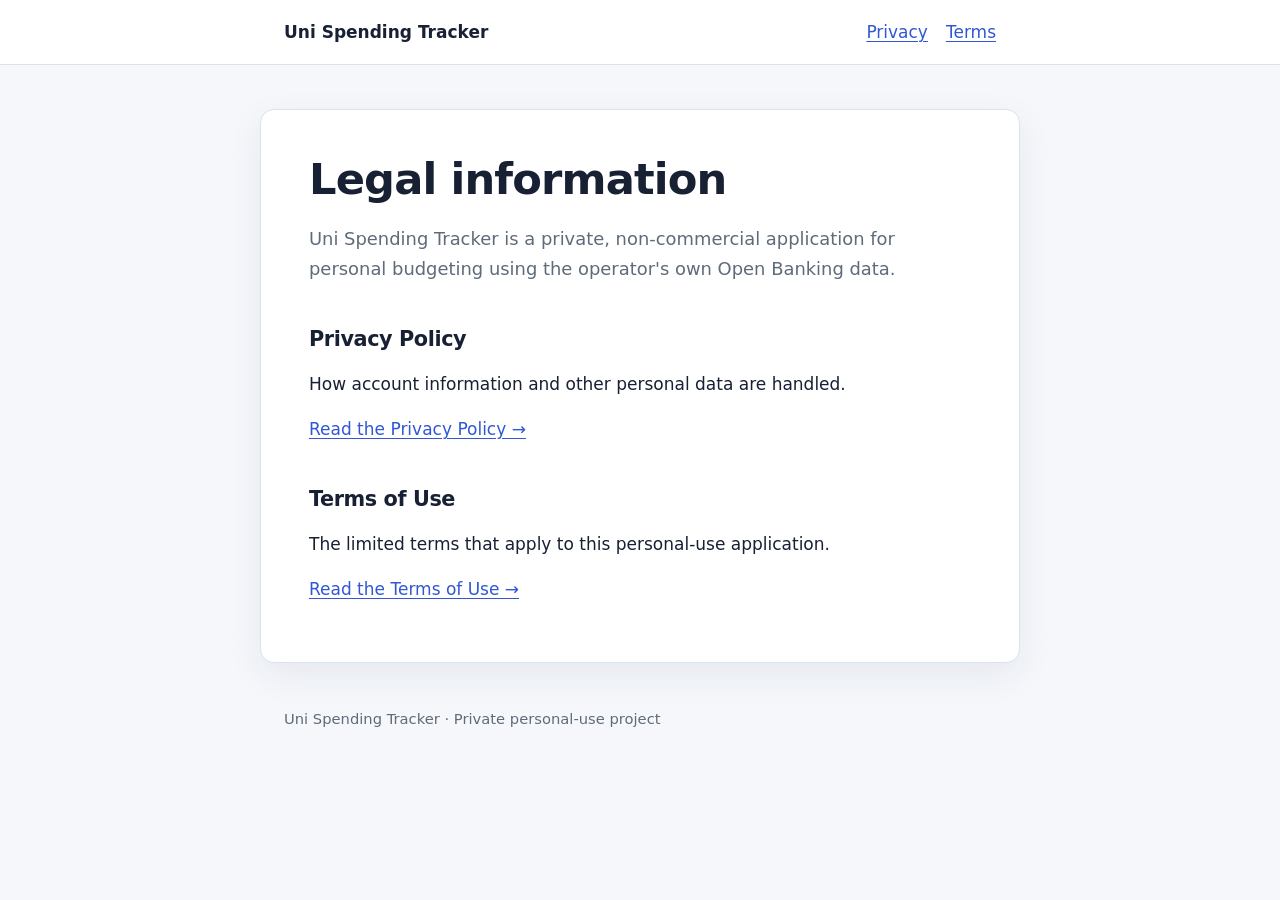
<file: docs/index.html>
<!doctype html>
<html lang="en-GB">
<head>
  <meta charset="utf-8">
  <meta name="viewport" content="width=device-width, initial-scale=1">
  <meta name="description" content="Legal information for Uni Spending Tracker, a private personal budgeting application.">
  <title>Uni Spending Tracker — Legal</title>
  <link rel="stylesheet" href="assets/style.css">
</head>
<body>
  <header><nav><a class="brand" href="index.html">Uni Spending Tracker</a><div class="links"><a href="privacy-policy.html">Privacy</a><a href="terms-of-use.html">Terms</a></div></nav></header>
  <main>
    <h1>Legal information</h1>
    <p class="lede">Uni Spending Tracker is a private, non-commercial application for personal budgeting using the operator's own Open Banking data.</p>
    <h2>Privacy Policy</h2>
    <p>How account information and other personal data are handled.</p>
    <p><a href="privacy-policy.html">Read the Privacy Policy →</a></p>
    <h2>Terms of Use</h2>
    <p>The limited terms that apply to this personal-use application.</p>
    <p><a href="terms-of-use.html">Read the Terms of Use →</a></p>
  </main>
  <footer>Uni Spending Tracker · Private personal-use project</footer>
</body>
</html>
</file>
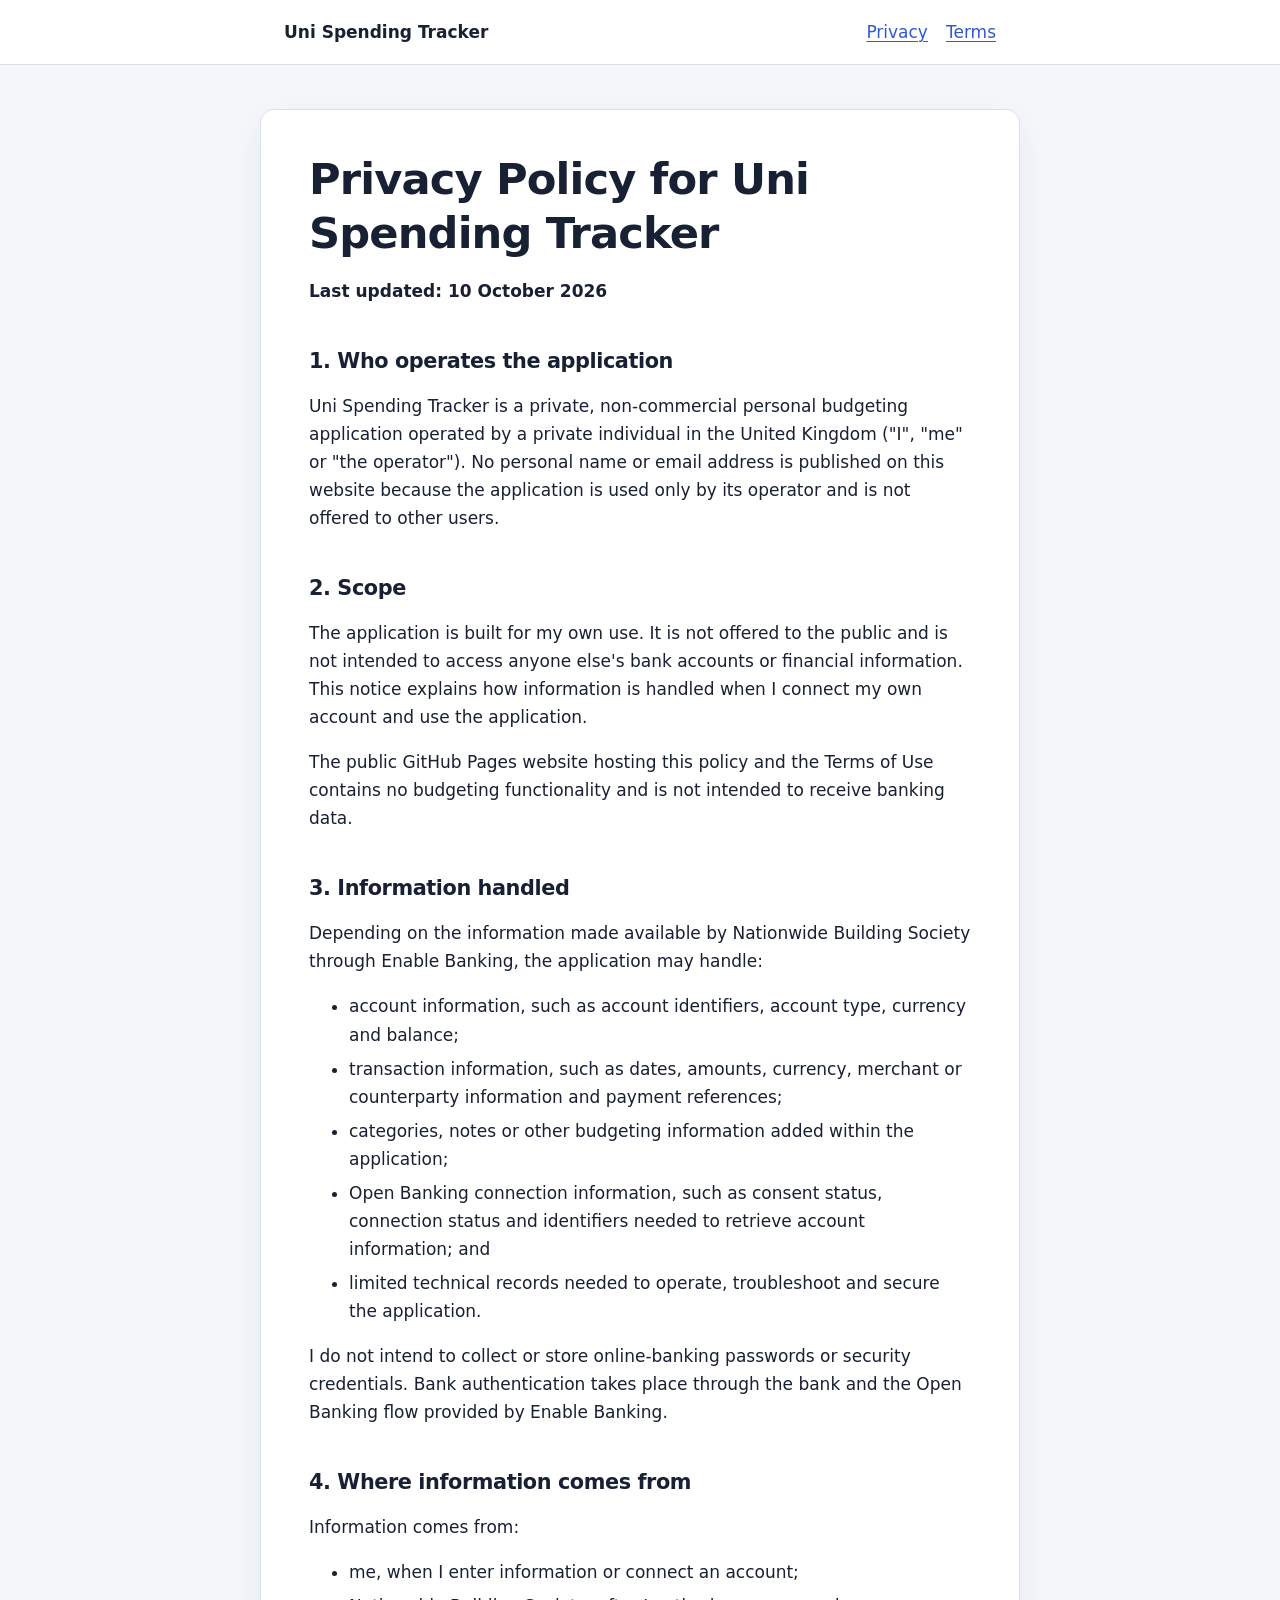
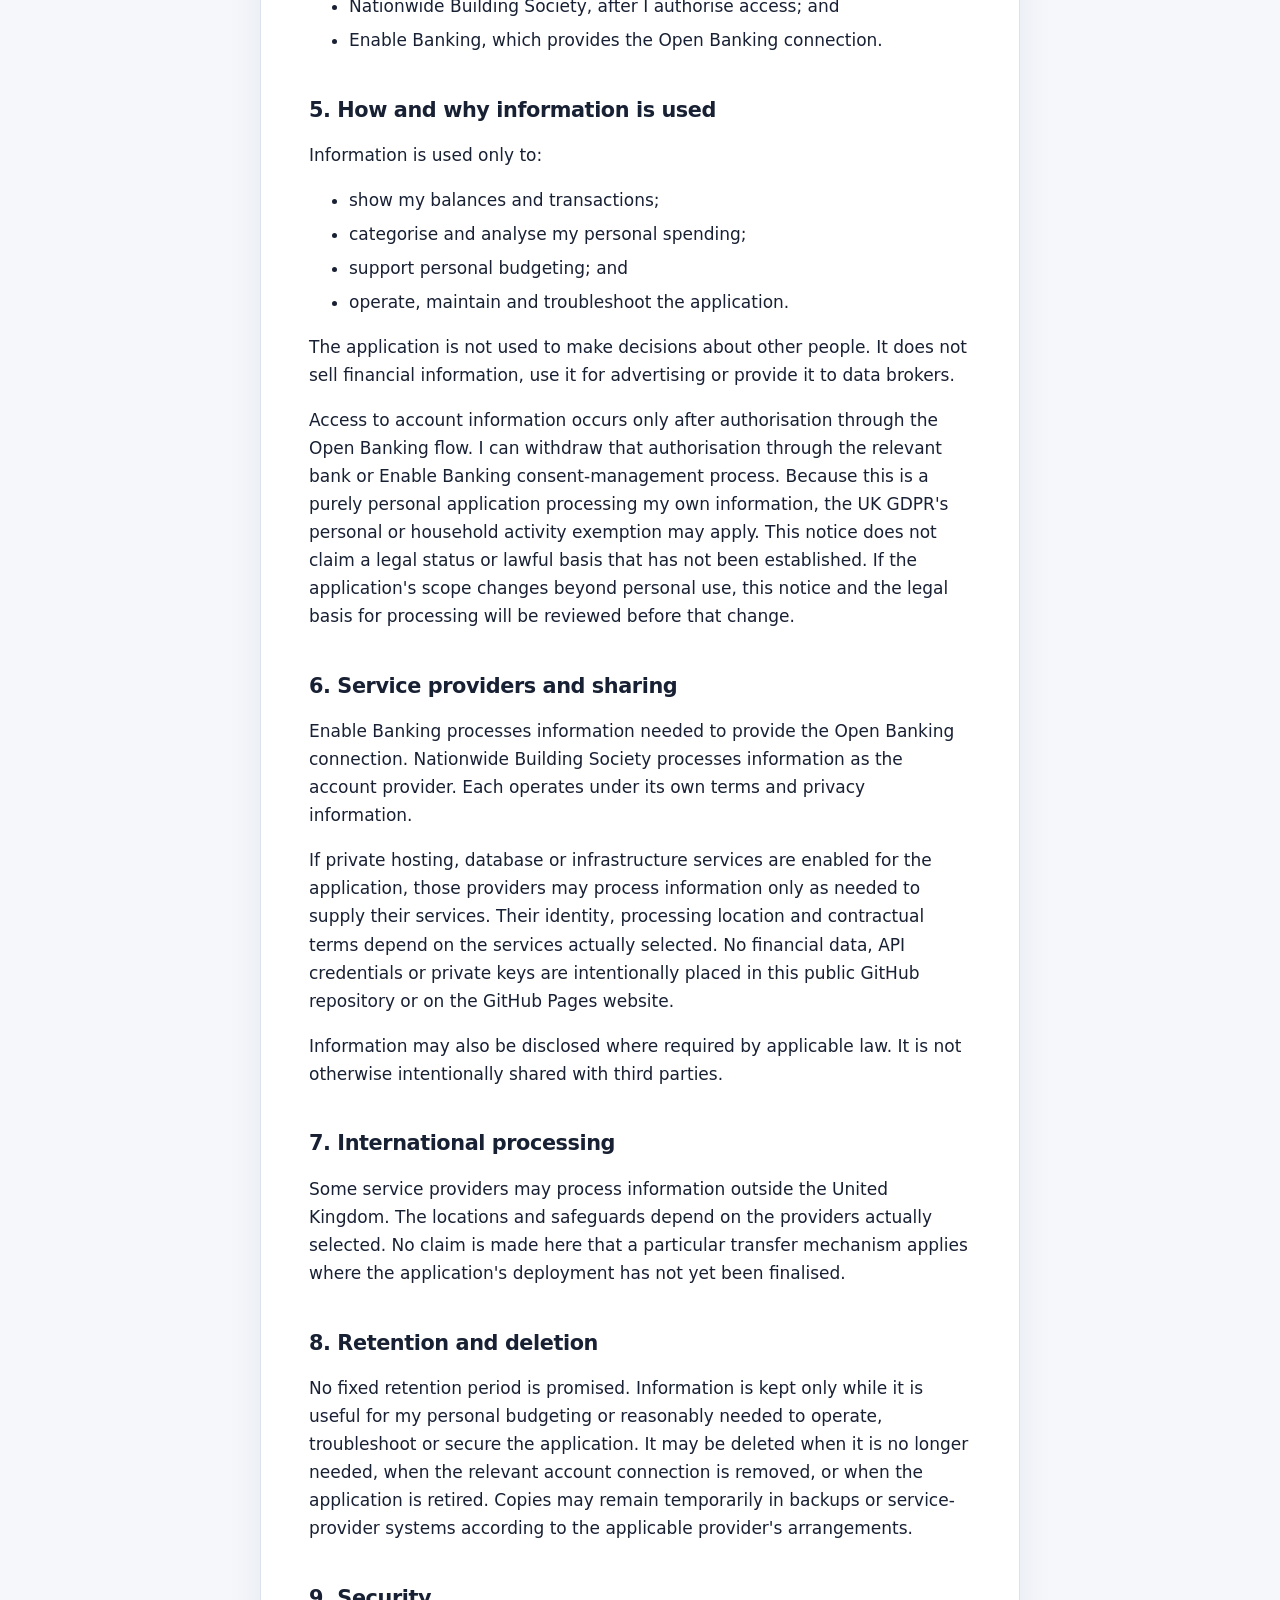
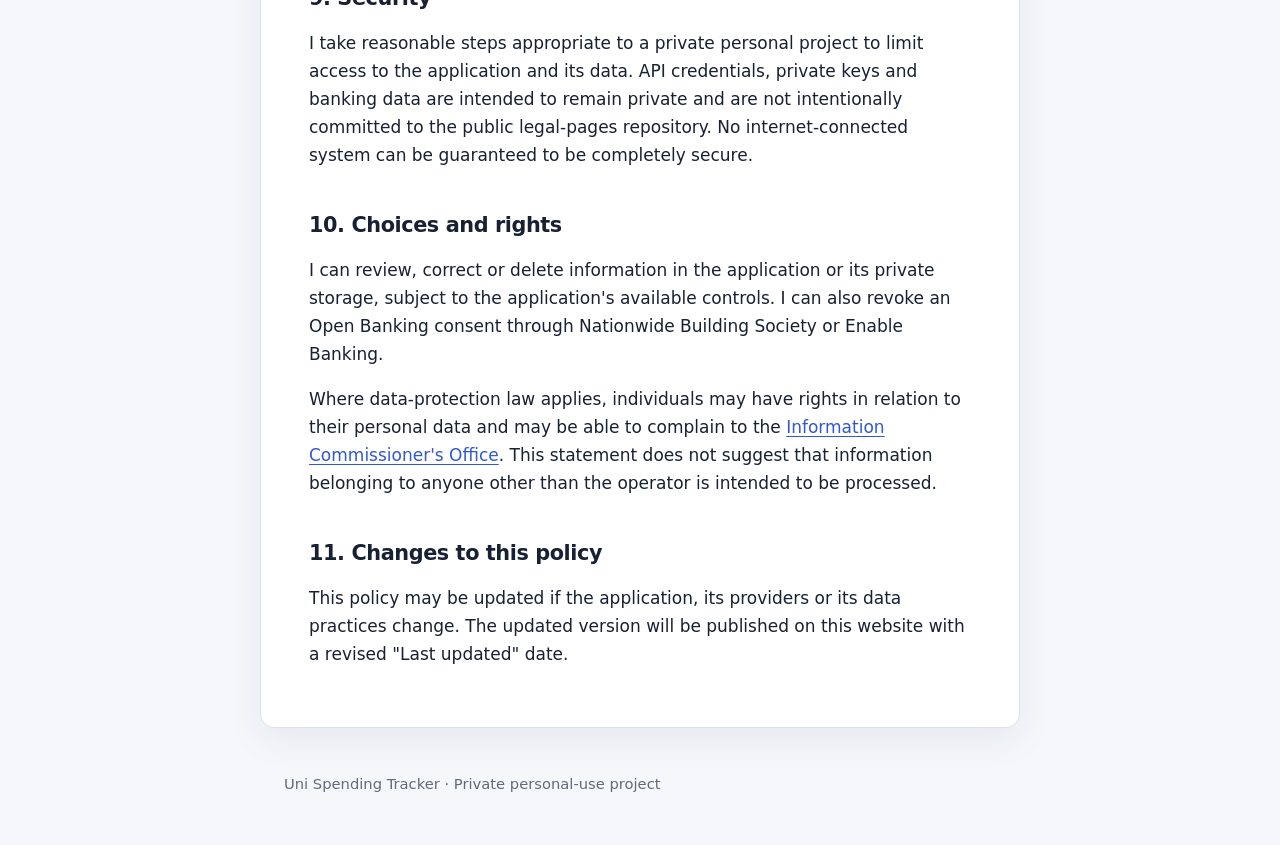
<file: docs/privacy-policy.html>
<!doctype html>
<html lang="en-GB">
<head>
  <meta charset="utf-8">
  <meta name="viewport" content="width=device-width, initial-scale=1">
  <meta name="description" content="Legal information for Uni Spending Tracker, a private personal budgeting application.">
  <title>Privacy Policy — Uni Spending Tracker</title>
  <link rel="stylesheet" href="assets/style.css">
</head>
<body>
  <header><nav><a class="brand" href="index.html">Uni Spending Tracker</a><div class="links"><a href="privacy-policy.html">Privacy</a><a href="terms-of-use.html">Terms</a></div></nav></header>
  <main>
<h1 id="privacy-policy-for-uni-spending-tracker">Privacy Policy for Uni
Spending Tracker</h1>
<p><strong>Last updated: 10 October 2026</strong></p>
<h2 id="1-who-operates-the-application">1. Who operates the
application</h2>
<p>Uni Spending Tracker is a private, non-commercial personal budgeting
application operated by a private individual in the United Kingdom ("I",
"me" or "the operator"). No personal name or email address is published
on this website because the application is used only by its operator and
is not offered to other users.</p>
<h2 id="2-scope">2. Scope</h2>
<p>The application is built for my own use. It is not offered to the
public and is not intended to access anyone else's bank accounts or
financial information. This notice explains how information is handled
when I connect my own account and use the application.</p>
<p>The public GitHub Pages website hosting this policy and the Terms of
Use contains no budgeting functionality and is not intended to receive
banking data.</p>
<h2 id="3-information-handled">3. Information handled</h2>
<p>Depending on the information made available by Nationwide Building
Society through Enable Banking, the application may handle:</p>
<ul>
<li>account information, such as account identifiers, account type,
currency and balance;</li>
<li>transaction information, such as dates, amounts, currency, merchant
or counterparty information and payment references;</li>
<li>categories, notes or other budgeting information added within the
application;</li>
<li>Open Banking connection information, such as consent status,
connection status and identifiers needed to retrieve account
information; and</li>
<li>limited technical records needed to operate, troubleshoot and secure
the application.</li>
</ul>
<p>I do not intend to collect or store online-banking passwords or
security credentials. Bank authentication takes place through the bank
and the Open Banking flow provided by Enable Banking.</p>
<h2 id="4-where-information-comes-from">4. Where information comes
from</h2>
<p>Information comes from:</p>
<ul>
<li>me, when I enter information or connect an account;</li>
<li>Nationwide Building Society, after I authorise access; and</li>
<li>Enable Banking, which provides the Open Banking connection.</li>
</ul>
<h2 id="5-how-and-why-information-is-used">5. How and why information is
used</h2>
<p>Information is used only to:</p>
<ul>
<li>show my balances and transactions;</li>
<li>categorise and analyse my personal spending;</li>
<li>support personal budgeting; and</li>
<li>operate, maintain and troubleshoot the application.</li>
</ul>
<p>The application is not used to make decisions about other people. It
does not sell financial information, use it for advertising or provide
it to data brokers.</p>
<p>Access to account information occurs only after authorisation through
the Open Banking flow. I can withdraw that authorisation through the
relevant bank or Enable Banking consent-management process. Because this
is a purely personal application processing my own information, the UK
GDPR's personal or household activity exemption may apply. This notice
does not claim a legal status or lawful basis that has not been
established. If the application's scope changes beyond personal use,
this notice and the legal basis for processing will be reviewed before
that change.</p>
<h2 id="6-service-providers-and-sharing">6. Service providers and
sharing</h2>
<p>Enable Banking processes information needed to provide the Open
Banking connection. Nationwide Building Society processes information as
the account provider. Each operates under its own terms and privacy
information.</p>
<p>If private hosting, database or infrastructure services are enabled
for the application, those providers may process information only as
needed to supply their services. Their identity, processing location and
contractual terms depend on the services actually selected. No financial
data, API credentials or private keys are intentionally placed in this
public GitHub repository or on the GitHub Pages website.</p>
<p>Information may also be disclosed where required by applicable law.
It is not otherwise intentionally shared with third parties.</p>
<h2 id="7-international-processing">7. International processing</h2>
<p>Some service providers may process information outside the United
Kingdom. The locations and safeguards depend on the providers actually
selected. No claim is made here that a particular transfer mechanism
applies where the application's deployment has not yet been
finalised.</p>
<h2 id="8-retention-and-deletion">8. Retention and deletion</h2>
<p>No fixed retention period is promised. Information is kept only while
it is useful for my personal budgeting or reasonably needed to operate,
troubleshoot or secure the application. It may be deleted when it is no
longer needed, when the relevant account connection is removed, or when
the application is retired. Copies may remain temporarily in backups or
service-provider systems according to the applicable provider's
arrangements.</p>
<h2 id="9-security">9. Security</h2>
<p>I take reasonable steps appropriate to a private personal project to
limit access to the application and its data. API credentials, private
keys and banking data are intended to remain private and are not
intentionally committed to the public legal-pages repository. No
internet-connected system can be guaranteed to be completely secure.</p>
<h2 id="10-choices-and-rights">10. Choices and rights</h2>
<p>I can review, correct or delete information in the application or its
private storage, subject to the application's available controls. I can
also revoke an Open Banking consent through Nationwide Building Society
or Enable Banking.</p>
<p>Where data-protection law applies, individuals may have rights in
relation to their personal data and may be able to complain to the <a
href="https://ico.org.uk/make-a-complaint/">Information Commissioner's
Office</a>. This statement does not suggest that information belonging
to anyone other than the operator is intended to be processed.</p>
<h2 id="11-changes-to-this-policy">11. Changes to this policy</h2>
<p>This policy may be updated if the application, its providers or its
data practices change. The updated version will be published on this
website with a revised "Last updated" date.</p>
  </main>
  <footer>Uni Spending Tracker · Private personal-use project</footer>
</body>
</html>
</file>
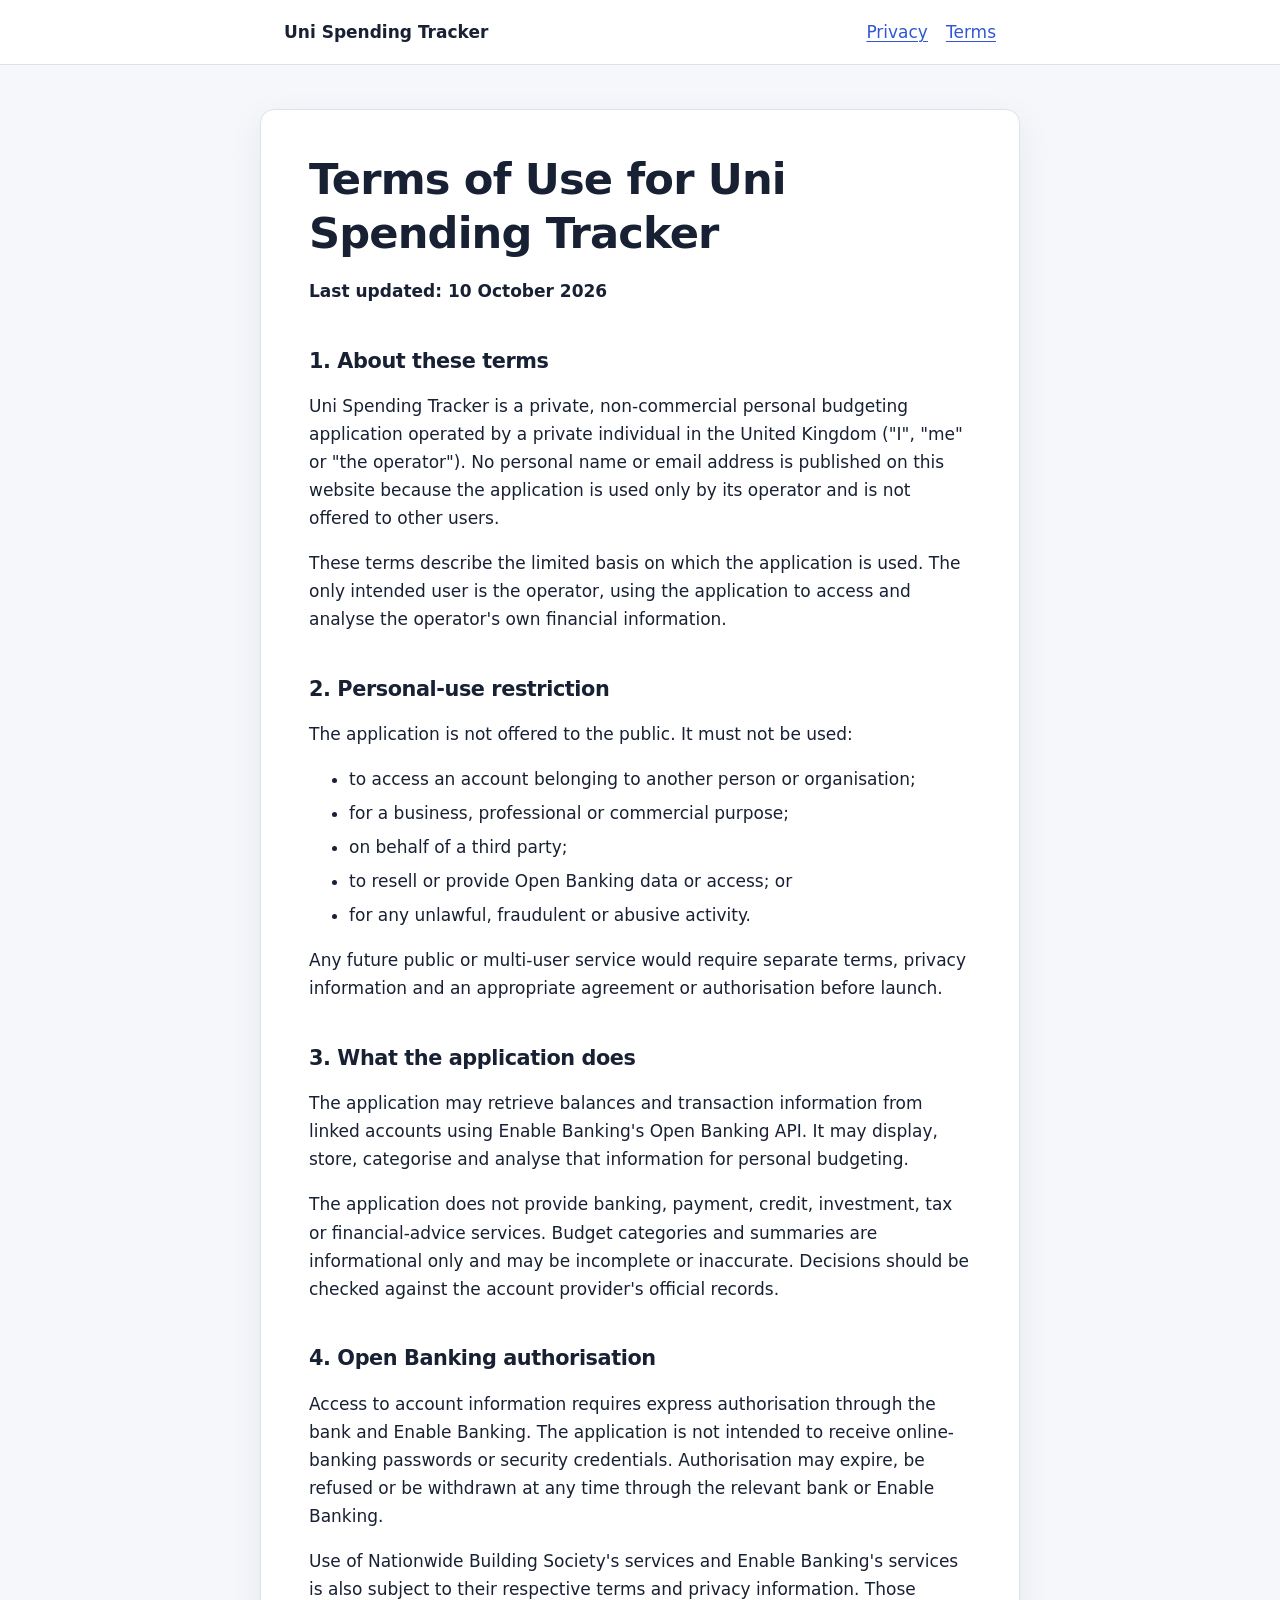
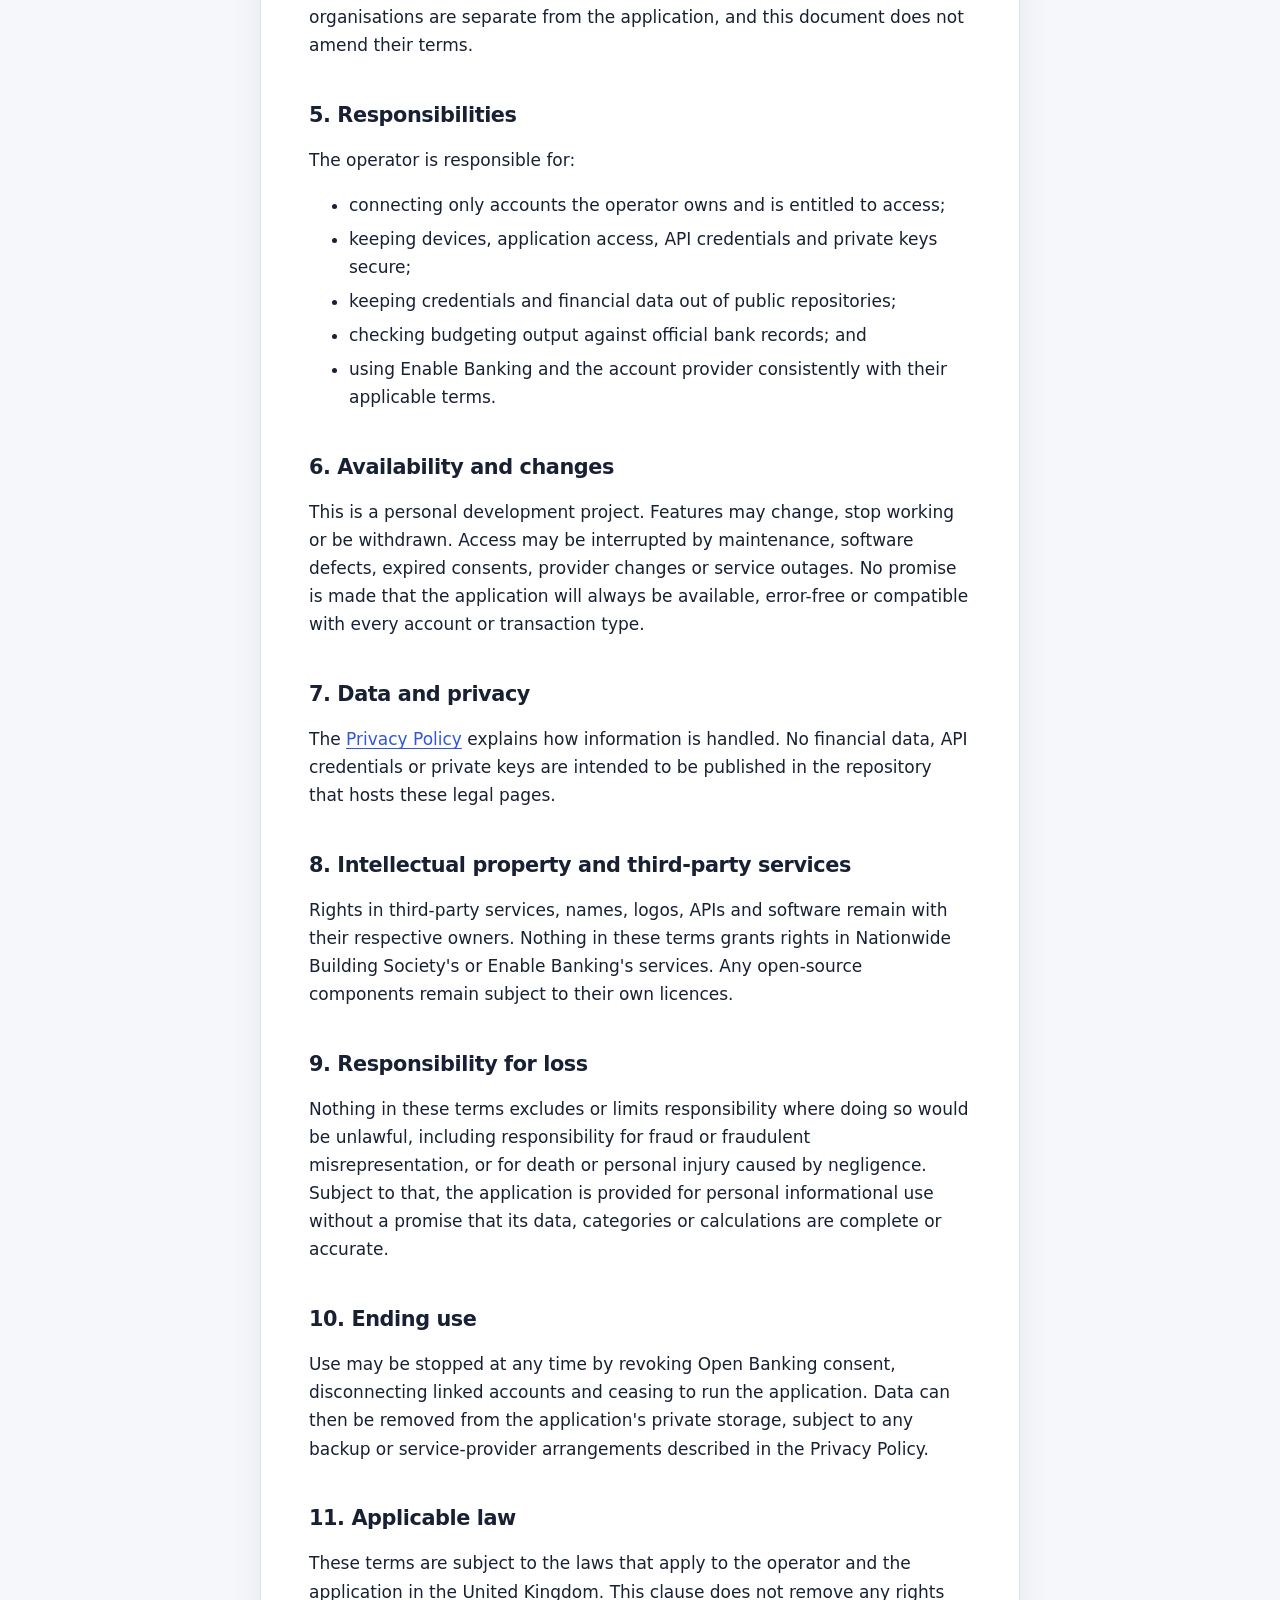
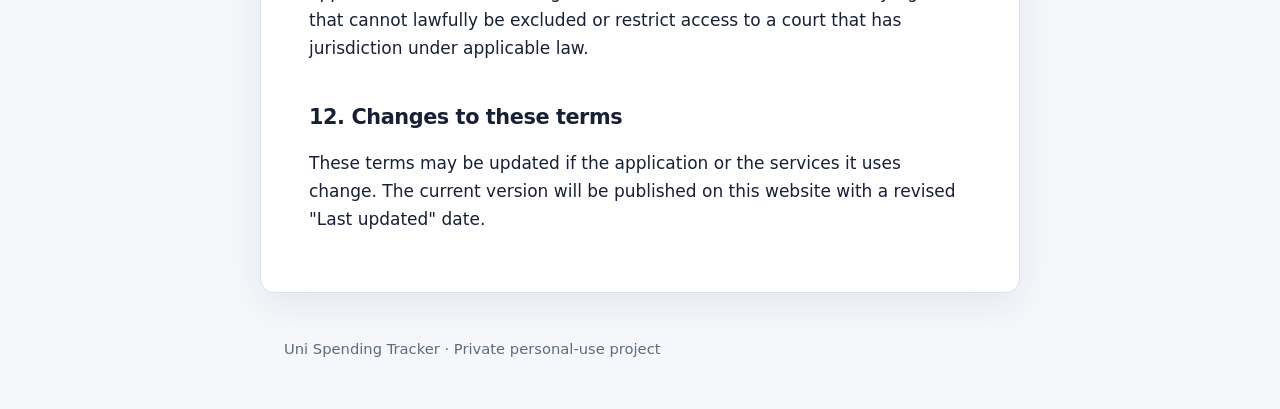
<file: docs/terms-of-use.html>
<!doctype html>
<html lang="en-GB">
<head>
  <meta charset="utf-8">
  <meta name="viewport" content="width=device-width, initial-scale=1">
  <meta name="description" content="Legal information for Uni Spending Tracker, a private personal budgeting application.">
  <title>Terms of Use — Uni Spending Tracker</title>
  <link rel="stylesheet" href="assets/style.css">
</head>
<body>
  <header><nav><a class="brand" href="index.html">Uni Spending Tracker</a><div class="links"><a href="privacy-policy.html">Privacy</a><a href="terms-of-use.html">Terms</a></div></nav></header>
  <main>
<h1 id="terms-of-use-for-uni-spending-tracker">Terms of Use for Uni
Spending Tracker</h1>
<p><strong>Last updated: 10 October 2026</strong></p>
<h2 id="1-about-these-terms">1. About these terms</h2>
<p>Uni Spending Tracker is a private, non-commercial personal budgeting
application operated by a private individual in the United Kingdom ("I",
"me" or "the operator"). No personal name or email address is published
on this website because the application is used only by its operator and
is not offered to other users.</p>
<p>These terms describe the limited basis on which the application is
used. The only intended user is the operator, using the application to
access and analyse the operator's own financial information.</p>
<h2 id="2-personal-use-restriction">2. Personal-use restriction</h2>
<p>The application is not offered to the public. It must not be
used:</p>
<ul>
<li>to access an account belonging to another person or
organisation;</li>
<li>for a business, professional or commercial purpose;</li>
<li>on behalf of a third party;</li>
<li>to resell or provide Open Banking data or access; or</li>
<li>for any unlawful, fraudulent or abusive activity.</li>
</ul>
<p>Any future public or multi-user service would require separate terms,
privacy information and an appropriate agreement or authorisation before
launch.</p>
<h2 id="3-what-the-application-does">3. What the application does</h2>
<p>The application may retrieve balances and transaction information
from linked accounts using Enable Banking's Open Banking API. It may
display, store, categorise and analyse that information for personal
budgeting.</p>
<p>The application does not provide banking, payment, credit,
investment, tax or financial-advice services. Budget categories and
summaries are informational only and may be incomplete or inaccurate.
Decisions should be checked against the account provider's official
records.</p>
<h2 id="4-open-banking-authorisation">4. Open Banking authorisation</h2>
<p>Access to account information requires express authorisation through
the bank and Enable Banking. The application is not intended to receive
online-banking passwords or security credentials. Authorisation may
expire, be refused or be withdrawn at any time through the relevant bank
or Enable Banking.</p>
<p>Use of Nationwide Building Society's services and Enable Banking's
services is also subject to their respective terms and privacy
information. Those organisations are separate from the application, and
this document does not amend their terms.</p>
<h2 id="5-responsibilities">5. Responsibilities</h2>
<p>The operator is responsible for:</p>
<ul>
<li>connecting only accounts the operator owns and is entitled to
access;</li>
<li>keeping devices, application access, API credentials and private
keys secure;</li>
<li>keeping credentials and financial data out of public
repositories;</li>
<li>checking budgeting output against official bank records; and</li>
<li>using Enable Banking and the account provider consistently with
their applicable terms.</li>
</ul>
<h2 id="6-availability-and-changes">6. Availability and changes</h2>
<p>This is a personal development project. Features may change, stop
working or be withdrawn. Access may be interrupted by maintenance,
software defects, expired consents, provider changes or service outages.
No promise is made that the application will always be available,
error-free or compatible with every account or transaction type.</p>
<h2 id="7-data-and-privacy">7. Data and privacy</h2>
<p>The <a href="privacy-policy.html">Privacy Policy</a> explains how
information is handled. No financial data, API credentials or private
keys are intended to be published in the repository that hosts these
legal pages.</p>
<h2 id="8-intellectual-property-and-third-party-services">8.
Intellectual property and third-party services</h2>
<p>Rights in third-party services, names, logos, APIs and software
remain with their respective owners. Nothing in these terms grants
rights in Nationwide Building Society's or Enable Banking's services.
Any open-source components remain subject to their own licences.</p>
<h2 id="9-responsibility-for-loss">9. Responsibility for loss</h2>
<p>Nothing in these terms excludes or limits responsibility where doing
so would be unlawful, including responsibility for fraud or fraudulent
misrepresentation, or for death or personal injury caused by negligence.
Subject to that, the application is provided for personal informational
use without a promise that its data, categories or calculations are
complete or accurate.</p>
<h2 id="10-ending-use">10. Ending use</h2>
<p>Use may be stopped at any time by revoking Open Banking consent,
disconnecting linked accounts and ceasing to run the application. Data
can then be removed from the application's private storage, subject to
any backup or service-provider arrangements described in the Privacy
Policy.</p>
<h2 id="11-applicable-law">11. Applicable law</h2>
<p>These terms are subject to the laws that apply to the operator and
the application in the United Kingdom. This clause does not remove any
rights that cannot lawfully be excluded or restrict access to a court
that has jurisdiction under applicable law.</p>
<h2 id="12-changes-to-these-terms">12. Changes to these terms</h2>
<p>These terms may be updated if the application or the services it uses
change. The current version will be published on this website with a
revised "Last updated" date.</p>
  </main>
  <footer>Uni Spending Tracker · Private personal-use project</footer>
</body>
</html>
</file>
<file: docs/assets/style.css>
:root {
  color-scheme: light dark;
  --bg: #f5f7fb;
  --surface: #ffffff;
  --text: #182033;
  --muted: #5f6b7a;
  --accent: #3157d5;
  --border: #dce2ec;
  --max: 760px;
}

* { box-sizing: border-box; }

body {
  margin: 0;
  background: var(--bg);
  color: var(--text);
  font: 17px/1.65 system-ui, -apple-system, BlinkMacSystemFont, "Segoe UI", sans-serif;
}

header {
  border-bottom: 1px solid var(--border);
  background: var(--surface);
}

nav {
  max-width: var(--max);
  margin: 0 auto;
  padding: 18px 24px;
  display: flex;
  align-items: center;
  justify-content: space-between;
  gap: 24px;
}

.brand { color: var(--text); font-weight: 750; text-decoration: none; }
.links { display: flex; gap: 18px; }
a { color: var(--accent); text-underline-offset: 3px; }

main {
  max-width: var(--max);
  margin: 44px auto;
  padding: 42px 48px;
  background: var(--surface);
  border: 1px solid var(--border);
  border-radius: 14px;
  box-shadow: 0 12px 36px rgb(26 37 64 / 7%);
}

h1, h2 { line-height: 1.25; letter-spacing: -0.02em; }
h1 { margin: 0 0 8px; font-size: clamp(2rem, 5vw, 2.7rem); }
h2 { margin-top: 2.1em; font-size: 1.3rem; }
.updated, .lede { color: var(--muted); }
.lede { font-size: 1.12rem; }
li + li { margin-top: 0.35em; }
footer { max-width: var(--max); margin: 0 auto 48px; padding: 0 24px; color: var(--muted); font-size: 0.92rem; }

@media (max-width: 680px) {
  nav { align-items: flex-start; flex-direction: column; gap: 8px; }
  main { margin: 18px 12px 32px; padding: 28px 22px; }
}

@media (prefers-color-scheme: dark) {
  :root { --bg: #0f1420; --surface: #171e2c; --text: #f3f6fb; --muted: #abb5c4; --accent: #8ca7ff; --border: #30394a; }
}
</file>
